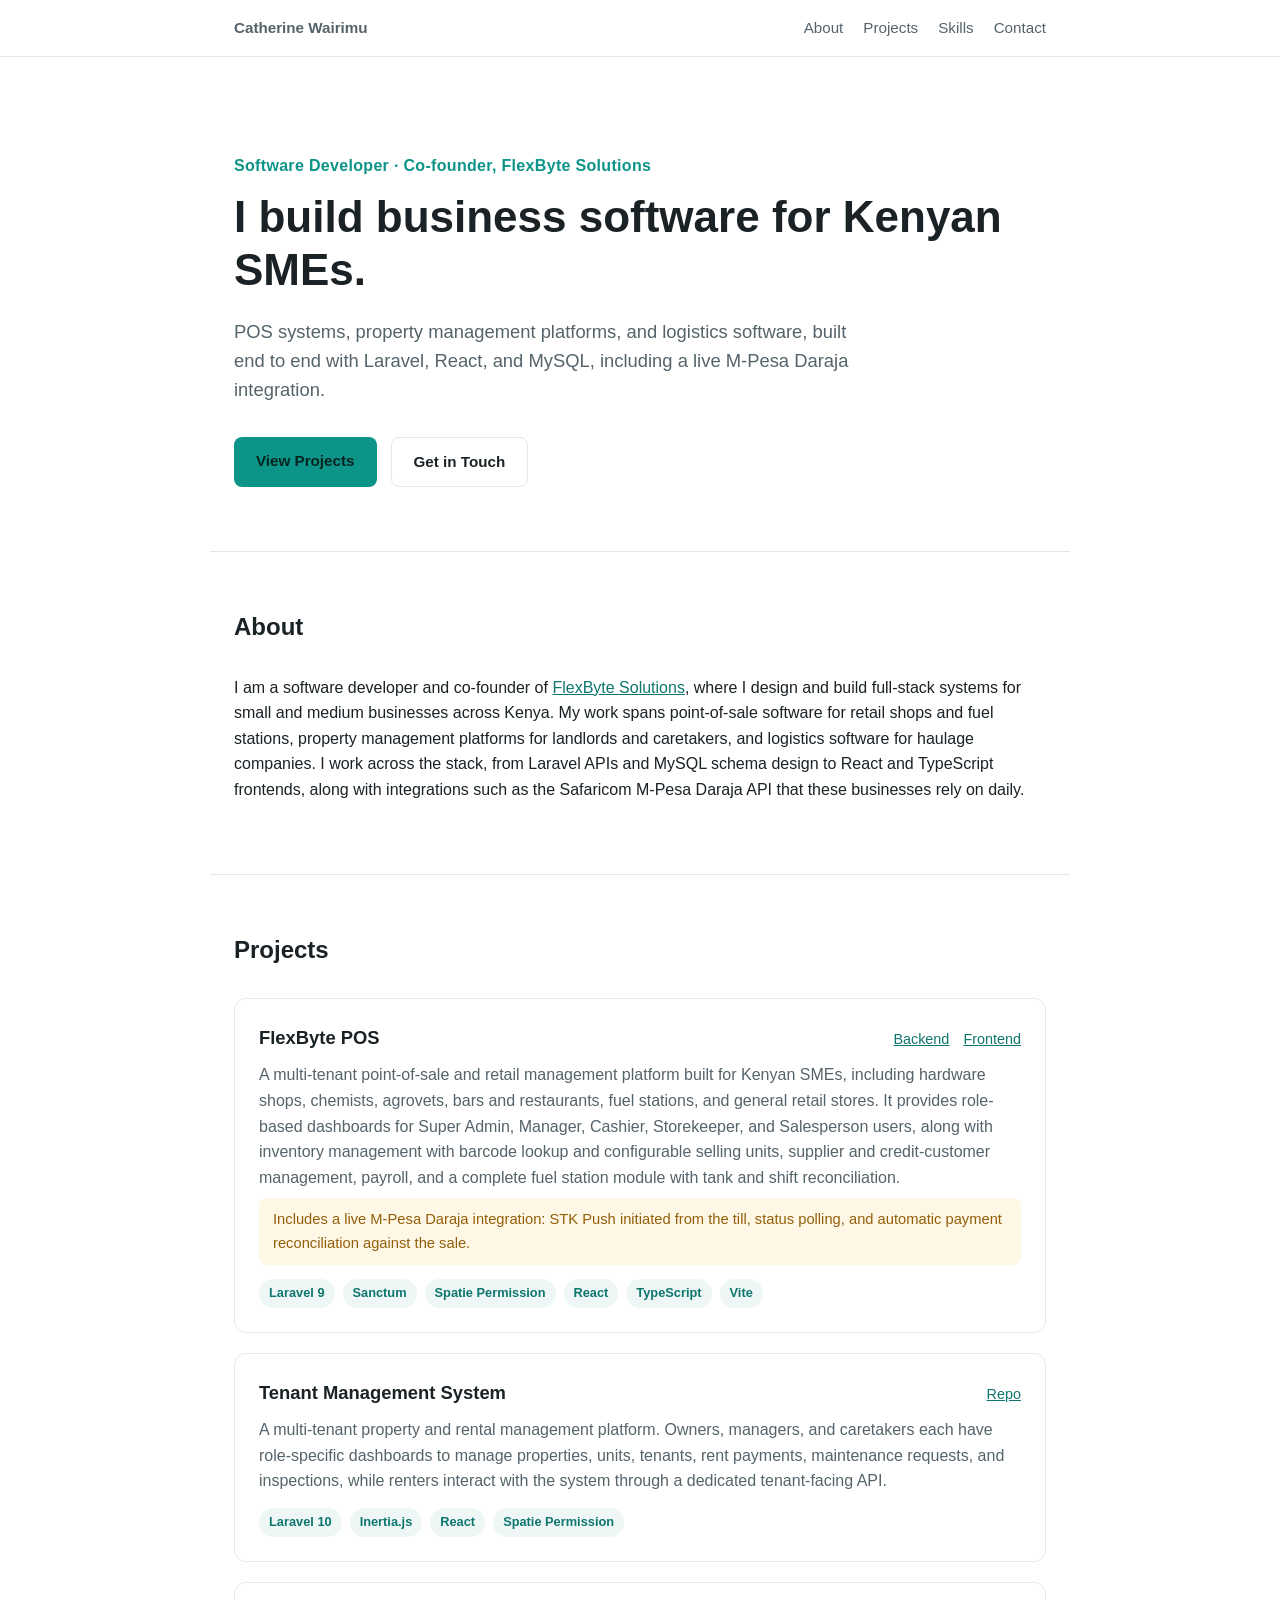
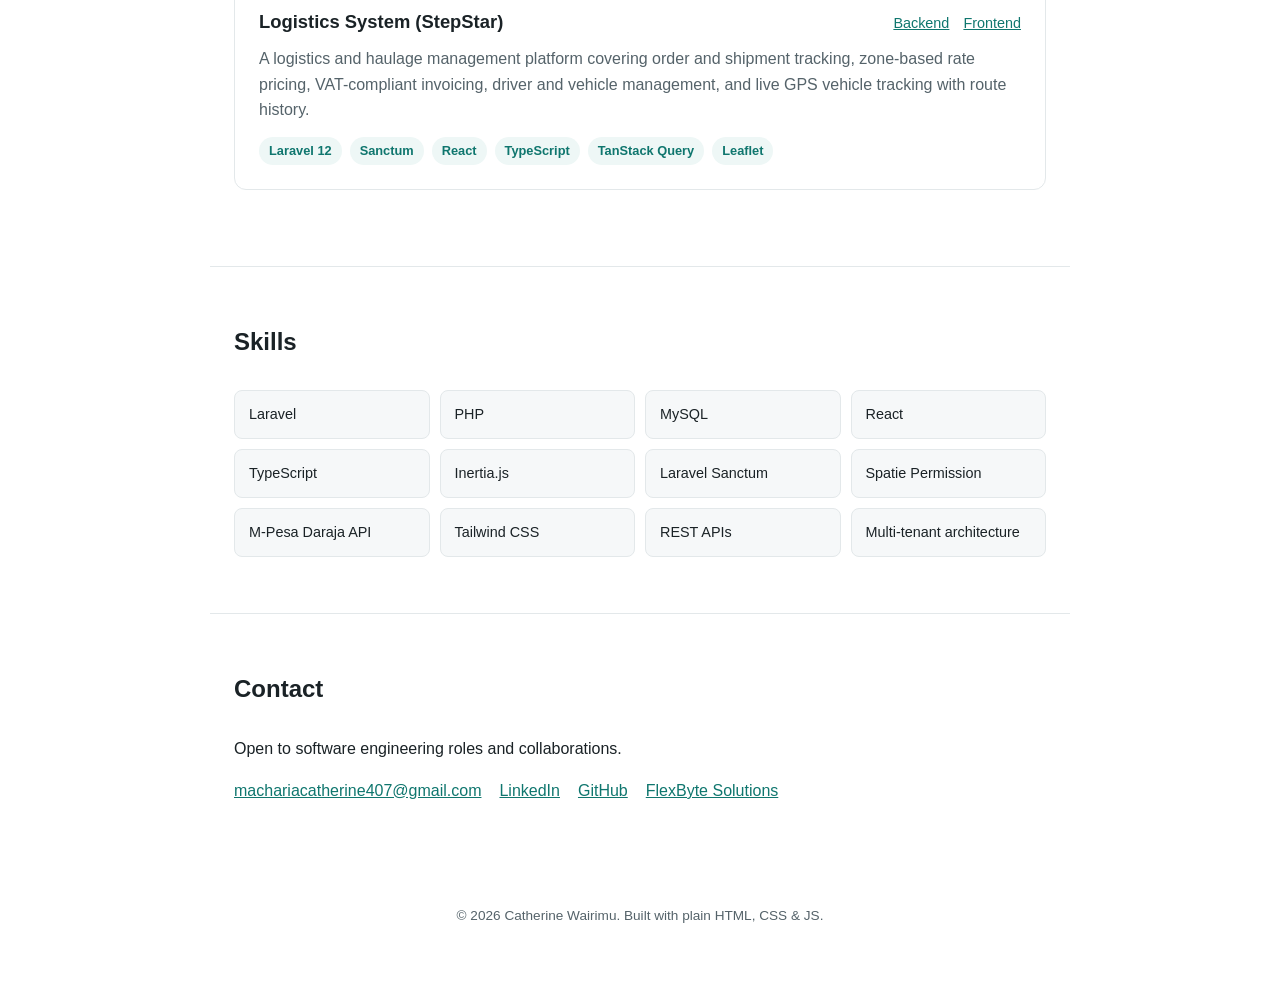
<file: index.html>
<!DOCTYPE html>
<html lang="en">
<head>
<meta charset="UTF-8">
<meta name="viewport" content="width=device-width, initial-scale=1.0">
<title>Catherine Wairimu, Software Developer</title>
<meta name="description" content="Catherine Wairimu, Software Developer and Co-founder of FlexByte Solutions. Laravel, React, PHP, MySQL.">
<link rel="stylesheet" href="style.css">
</head>
<body>

<header class="nav">
  <div class="nav-inner">
    <a href="#top" class="brand">Catherine Wairimu</a>
    <nav>
      <a href="#about">About</a>
      <a href="#projects">Projects</a>
      <a href="#skills">Skills</a>
      <a href="#contact">Contact</a>
    </nav>
  </div>
</header>

<main>

  <section id="top" class="hero">
    <div class="hero-inner">
      <p class="eyebrow">Software Developer &middot; Co-founder, FlexByte Solutions</p>
      <h1>I build business software for Kenyan SMEs.</h1>
      <p class="lede">
        POS systems, property management platforms, and logistics software, built end to end
        with Laravel, React, and MySQL, including a live M-Pesa Daraja integration.
      </p>
      <div class="cta-row">
        <a class="btn btn-primary" href="#projects">View Projects</a>
        <a class="btn btn-ghost" href="mailto:machariacatherine407@gmail.com">Get in Touch</a>
      </div>
    </div>
  </section>

  <section id="about" class="section">
    <h2>About</h2>
    <p>
      I am a software developer and co-founder of
      <a href="https://flexbytesolutions.co.ke/" target="_blank" rel="noopener">FlexByte Solutions</a>,
      where I design and build full-stack systems for small and medium businesses across Kenya.
      My work spans point-of-sale software for retail shops and fuel stations, property
      management platforms for landlords and caretakers, and logistics software for haulage
      companies. I work across the stack, from Laravel APIs and MySQL schema design to React
      and TypeScript frontends, along with integrations such as the Safaricom M-Pesa Daraja API
      that these businesses rely on daily.
    </p>
  </section>

  <section id="projects" class="section">
    <h2>Projects</h2>

    <article class="project">
      <div class="project-head">
        <h3>FlexByte POS</h3>
        <div class="project-links">
          <a href="https://github.com/Cate-macharia/flexbyte-backend" target="_blank" rel="noopener">Backend</a>
          <a href="https://github.com/Cate-macharia/flexbyte-frontend" target="_blank" rel="noopener">Frontend</a>
        </div>
      </div>
      <p>
        A multi-tenant point-of-sale and retail management platform built for Kenyan SMEs,
        including hardware shops, chemists, agrovets, bars and restaurants, fuel stations, and
        general retail stores. It provides role-based dashboards for Super Admin, Manager,
        Cashier, Storekeeper, and Salesperson users, along with inventory management with
        barcode lookup and configurable selling units, supplier and credit-customer management,
        payroll, and a complete fuel station module with tank and shift reconciliation.
      </p>
      <p class="highlight">
        Includes a live M-Pesa Daraja integration: STK Push initiated from the till, status
        polling, and automatic payment reconciliation against the sale.
      </p>
      <ul class="tags">
        <li>Laravel 9</li><li>Sanctum</li><li>Spatie Permission</li><li>React</li><li>TypeScript</li><li>Vite</li>
      </ul>
    </article>

    <article class="project">
      <div class="project-head">
        <h3>Tenant Management System</h3>
        <div class="project-links">
          <a href="https://github.com/Cate-macharia/tenant-management-system" target="_blank" rel="noopener">Repo</a>
        </div>
      </div>
      <p>
        A multi-tenant property and rental management platform. Owners, managers, and caretakers
        each have role-specific dashboards to manage properties, units, tenants, rent payments,
        maintenance requests, and inspections, while renters interact with the system through a
        dedicated tenant-facing API.
      </p>
      <ul class="tags">
        <li>Laravel 10</li><li>Inertia.js</li><li>React</li><li>Spatie Permission</li>
      </ul>
    </article>

    <article class="project">
      <div class="project-head">
        <h3>Logistics System (StepStar)</h3>
        <div class="project-links">
          <a href="https://github.com/Cate-macharia/logistics-api" target="_blank" rel="noopener">Backend</a>
          <a href="https://github.com/Cate-macharia/logistics-frontend" target="_blank" rel="noopener">Frontend</a>
        </div>
      </div>
      <p>
        A logistics and haulage management platform covering order and shipment tracking,
        zone-based rate pricing, VAT-compliant invoicing, driver and vehicle management, and
        live GPS vehicle tracking with route history.
      </p>
      <ul class="tags">
        <li>Laravel 12</li><li>Sanctum</li><li>React</li><li>TypeScript</li><li>TanStack Query</li><li>Leaflet</li>
      </ul>
    </article>

  </section>

  <section id="skills" class="section">
    <h2>Skills</h2>
    <ul class="skill-grid">
      <li>Laravel</li>
      <li>PHP</li>
      <li>MySQL</li>
      <li>React</li>
      <li>TypeScript</li>
      <li>Inertia.js</li>
      <li>Laravel Sanctum</li>
      <li>Spatie Permission</li>
      <li>M-Pesa Daraja API</li>
      <li>Tailwind CSS</li>
      <li>REST APIs</li>
      <li>Multi-tenant architecture</li>
    </ul>
  </section>

  <section id="contact" class="section contact">
    <h2>Contact</h2>
    <p>Open to software engineering roles and collaborations.</p>
    <div class="contact-links">
      <a href="mailto:machariacatherine407@gmail.com">machariacatherine407@gmail.com</a>
      <a href="https://www.linkedin.com/in/catherine-macharia-1633a0254/" target="_blank" rel="noopener">LinkedIn</a>
      <a href="https://github.com/Cate-macharia" target="_blank" rel="noopener">GitHub</a>
      <a href="https://flexbytesolutions.co.ke/" target="_blank" rel="noopener">FlexByte Solutions</a>
    </div>
  </section>

</main>

<footer class="footer">
  <p>&copy; <span id="year"></span> Catherine Wairimu. Built with plain HTML, CSS &amp; JS.</p>
</footer>

<script src="script.js"></script>
</body>
</html>
</file>
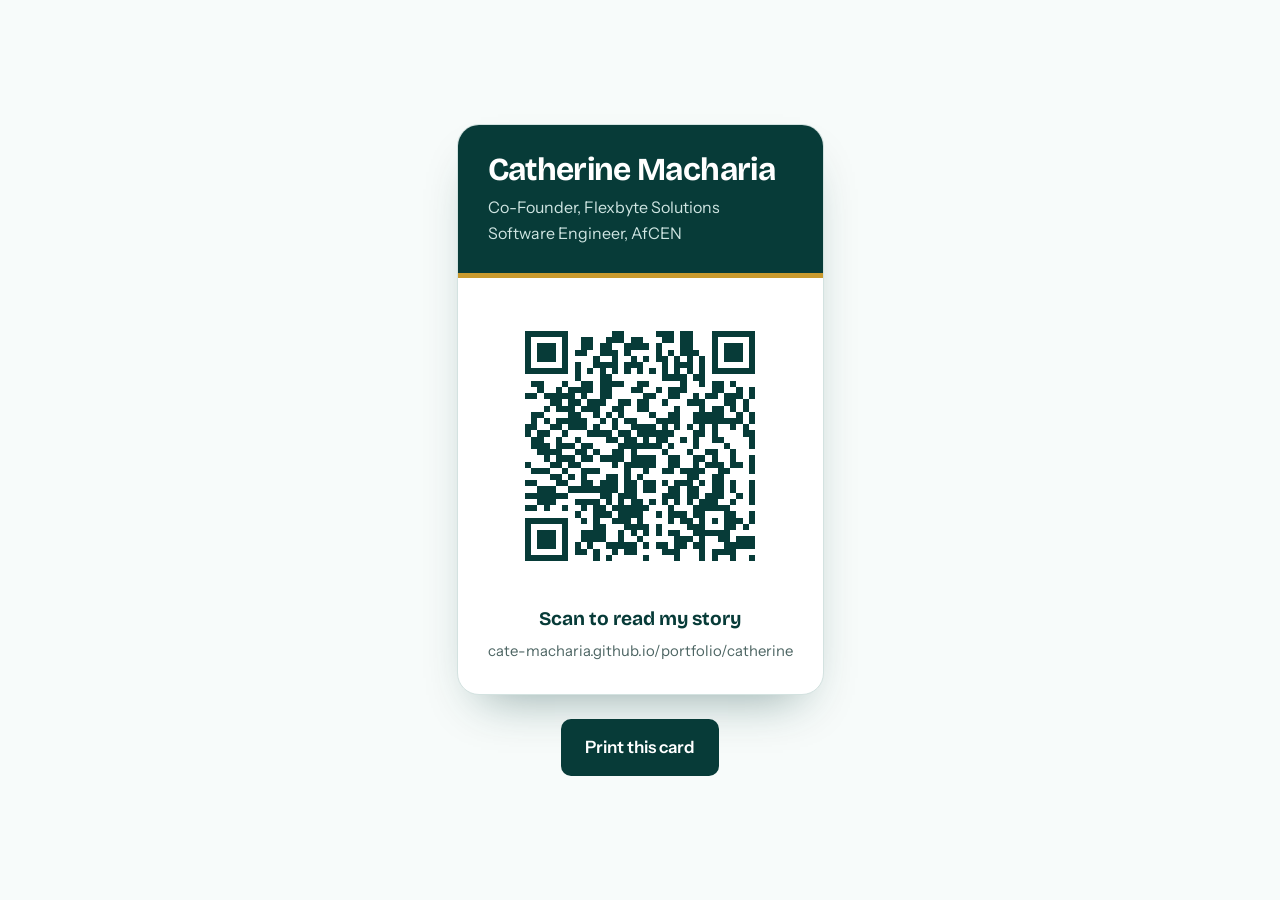
<file: catherine/qr-card.html>
<!DOCTYPE html>
<html lang="en">
<head>
<meta charset="UTF-8">
<meta name="viewport" content="width=device-width, initial-scale=1">
<title>Catherine Macharia | QR card</title>
<meta name="robots" content="noindex">
<link rel="icon" href="assets/img/favicon.svg" type="image/svg+xml">
<link rel="preconnect" href="https://fonts.googleapis.com">
<link rel="preconnect" href="https://fonts.gstatic.com" crossorigin>
<link href="https://fonts.googleapis.com/css2?family=Bricolage+Grotesque:opsz,wght@12..96,600;12..96,700&family=Instrument+Sans:wght@400;500;600&display=swap" rel="stylesheet">
<link rel="stylesheet" href="assets/css/site.css">
</head>
<body>
<main class="card-page">
  <div>
    <article class="qr-card">
      <header>
        <h1>Catherine Macharia</h1>
        <p>Co-Founder, Flexbyte Solutions<br>Software Engineer, AfCEN</p>
      </header>
      <div class="qr-body">
        <img src="assets/qr/catherine-macharia-qr.svg" alt="QR code linking to cate-macharia.github.io/portfolio/catherine" width="280" height="280">
        <p class="scan">Scan to read my story</p>
        <p class="url">cate-macharia.github.io/portfolio/catherine</p>
      </div>
    </article>
    <p class="card-actions"><button class="btn btn-teal" type="button" onclick="window.print()">Print this card</button></p>
  </div>
</main>
</body>
</html>
</file>
<file: style.css>
:root {
  --bg: #ffffff;
  --bg-alt: #f6f8f9;
  --text: #1a2226;
  --text-muted: #55636a;
  --border: #e3e8ea;
  --accent: #0d9488;
  --accent-dark: #0f766e;
  --card-bg: #ffffff;
  --tag-bg: #eef7f6;
  --tag-text: #0f766e;
  --highlight-bg: #fff7e6;
  --highlight-text: #92600a;
}

@media (prefers-color-scheme: dark) {
  :root {
    --bg: #0f1417;
    --bg-alt: #151b1f;
    --text: #e8edee;
    --text-muted: #9aa7ac;
    --border: #232b30;
    --accent: #2dd4bf;
    --accent-dark: #5eead4;
    --card-bg: #151b1f;
    --tag-bg: #10201e;
    --tag-text: #5eead4;
    --highlight-bg: #241d0e;
    --highlight-text: #f2c265;
  }
}

* { box-sizing: border-box; }

html { scroll-behavior: smooth; }

body {
  margin: 0;
  font-family: -apple-system, BlinkMacSystemFont, "Segoe UI", Roboto, Helvetica, Arial, sans-serif;
  background: var(--bg);
  color: var(--text);
  line-height: 1.6;
}

a { color: var(--accent-dark); }

.nav {
  position: sticky;
  top: 0;
  z-index: 10;
  background: var(--bg);
  border-bottom: 1px solid var(--border);
}

.nav-inner {
  max-width: 860px;
  margin: 0 auto;
  padding: 16px 24px;
  display: flex;
  align-items: center;
  justify-content: space-between;
  flex-wrap: wrap;
  gap: 12px;
}

.brand {
  font-weight: 700;
  text-decoration: none;
  color: var(--text);
}

.nav nav { display: flex; gap: 20px; }

.nav a {
  text-decoration: none;
  color: var(--text-muted);
  font-size: 0.95rem;
}

.nav a:hover { color: var(--accent-dark); }

.hero {
  max-width: 860px;
  margin: 0 auto;
  padding: 96px 24px 64px;
}

.eyebrow {
  color: var(--accent);
  font-weight: 600;
  letter-spacing: 0.02em;
  margin: 0 0 12px;
}

.hero h1 {
  font-size: clamp(2rem, 4vw, 2.75rem);
  line-height: 1.2;
  margin: 0 0 20px;
}

.lede {
  font-size: 1.15rem;
  color: var(--text-muted);
  max-width: 620px;
  margin: 0 0 32px;
}

.cta-row { display: flex; gap: 14px; flex-wrap: wrap; }

.btn {
  display: inline-block;
  padding: 12px 22px;
  border-radius: 8px;
  text-decoration: none;
  font-weight: 600;
  font-size: 0.95rem;
}

.btn-primary {
  background: var(--accent);
  color: #06231f;
}

.btn-primary:hover { background: var(--accent-dark); }

.btn-ghost {
  border: 1px solid var(--border);
  color: var(--text);
}

.btn-ghost:hover { border-color: var(--accent); color: var(--accent-dark); }

.section {
  max-width: 860px;
  margin: 0 auto;
  padding: 56px 24px;
  border-top: 1px solid var(--border);
}

.section h2 {
  font-size: 1.5rem;
  margin: 0 0 28px;
}

.project {
  background: var(--card-bg);
  border: 1px solid var(--border);
  border-radius: 12px;
  padding: 24px;
  margin-bottom: 20px;
}

.project-head {
  display: flex;
  justify-content: space-between;
  align-items: baseline;
  flex-wrap: wrap;
  gap: 8px;
  margin-bottom: 10px;
}

.project-head h3 { margin: 0; font-size: 1.15rem; }

.project-links { display: flex; gap: 14px; font-size: 0.9rem; }

.project p { color: var(--text-muted); margin: 8px 0; }

.project p.highlight {
  background: var(--highlight-bg);
  color: var(--highlight-text);
  padding: 10px 14px;
  border-radius: 8px;
  font-size: 0.92rem;
}

.tags {
  list-style: none;
  display: flex;
  flex-wrap: wrap;
  gap: 8px;
  padding: 0;
  margin: 14px 0 0;
}

.tags li {
  background: var(--tag-bg);
  color: var(--tag-text);
  font-size: 0.8rem;
  font-weight: 600;
  padding: 4px 10px;
  border-radius: 999px;
}

.skill-grid {
  list-style: none;
  display: grid;
  grid-template-columns: repeat(auto-fill, minmax(160px, 1fr));
  gap: 10px;
  padding: 0;
  margin: 0;
}

.skill-grid li {
  background: var(--bg-alt);
  border: 1px solid var(--border);
  border-radius: 8px;
  padding: 12px 14px;
  font-size: 0.9rem;
  font-weight: 500;
}

.contact-links {
  display: flex;
  flex-wrap: wrap;
  gap: 18px;
  margin-top: 16px;
}

.footer {
  text-align: center;
  color: var(--text-muted);
  font-size: 0.85rem;
  padding: 32px 24px 48px;
}
</file>
<file: catherine/assets/css/site.css>
/* Flexbyte Solutions — shared styles for the company site and founder profile */

:root {
  --teal-900: #073b38;
  --teal-800: #0a524d;
  --teal-600: #0f766e;
  --teal-400: #3fa79c;
  --teal-100: #d9ecea;
  --teal-50: #eef6f5;
  --gold-600: #8a6410;
  --gold-500: #c99a2e;
  --gold-300: #e6c878;
  --gold-50: #fbf4e1;
  --white: #ffffff;
  --paper: #f7fbfa;
  --ink: #0f2524;
  --muted: #4d6563;
  --line: #d3e2e0;

  --display: "Bricolage Grotesque", "Segoe UI", system-ui, sans-serif;
  --body: "Instrument Sans", "Segoe UI", system-ui, sans-serif;

  --wrap: 1120px;
  --gutter: clamp(20px, 5vw, 48px);
  --radius: 14px;
}

*, *::before, *::after { box-sizing: border-box; }

html { scroll-behavior: smooth; scroll-padding-top: 88px; }

body {
  margin: 0;
  background: var(--white);
  color: var(--ink);
  font-family: var(--body);
  font-size: 1.0625rem;
  line-height: 1.6;
  -webkit-font-smoothing: antialiased;
}

img, svg { max-width: 100%; display: block; }

h1, h2, h3 {
  font-family: var(--display);
  font-weight: 700;
  line-height: 1.08;
  letter-spacing: -0.02em;
  margin: 0;
  text-wrap: balance;
}
h1 { font-size: clamp(2.5rem, 6.2vw, 4.5rem); }
h2 { font-size: clamp(1.9rem, 3.8vw, 2.75rem); }
h3 { font-size: 1.3rem; line-height: 1.2; letter-spacing: -0.01em; }

p { margin: 0; max-width: 64ch; }
a { color: var(--teal-600); text-underline-offset: 3px; }
a:hover { color: var(--teal-900); }

:focus-visible {
  outline: 3px solid var(--gold-500);
  outline-offset: 3px;
  border-radius: 4px;
}

.wrap {
  width: 100%;
  max-width: calc(var(--wrap) + var(--gutter) * 2);
  margin-inline: auto;
  padding-inline: var(--gutter);
}

.skip {
  position: absolute; left: 12px; top: -60px;
  background: var(--teal-900); color: var(--white);
  padding: 10px 16px; border-radius: 8px; z-index: 100;
}
.skip:focus { top: 12px; color: var(--white); }

/* ---------- Header ---------- */

.site-header {
  position: sticky; top: 0; z-index: 50;
  background: rgba(255, 255, 255, 0.94);
  backdrop-filter: blur(8px);
  border-bottom: 1px solid var(--line);
}
.site-header .wrap {
  display: flex; align-items: center; gap: 24px;
  min-height: 68px;
}
.brand {
  display: flex; align-items: center; gap: 10px;
  font-family: var(--display); font-weight: 700; font-size: 1.2rem;
  color: var(--teal-900); text-decoration: none; letter-spacing: -0.01em;
}
.brand svg { width: 30px; height: 30px; flex: none; }
.brand small { font-family: var(--body); font-weight: 500; font-size: 0.8rem; color: var(--muted); letter-spacing: 0; }

.site-nav { margin-left: auto; display: flex; align-items: center; gap: 4px; }
.site-nav a {
  padding: 8px 12px; border-radius: 8px;
  color: var(--ink); text-decoration: none; font-weight: 500; font-size: 0.98rem;
}
.site-nav a:hover { background: var(--teal-50); color: var(--teal-900); }
.site-nav a.nav-cta {
  margin-left: 8px; background: var(--teal-900); color: var(--white); padding: 9px 16px;
}
.site-nav a.nav-cta:hover { background: var(--teal-800); color: var(--white); }

.nav-toggle {
  display: none; margin-left: auto;
  background: none; border: 1px solid var(--line); border-radius: 8px;
  padding: 8px 12px; font: inherit; font-weight: 600; color: var(--teal-900); cursor: pointer;
}

@media (max-width: 860px) {
  .nav-toggle { display: block; }
  .site-nav {
    display: none; position: absolute; left: 0; right: 0; top: 100%;
    flex-direction: column; align-items: stretch; gap: 0;
    background: var(--white); border-bottom: 1px solid var(--line);
    padding: 8px var(--gutter) 16px;
  }
  .site-nav.is-open { display: flex; }
  .site-nav a { padding: 12px 8px; }
  .site-nav a.nav-cta { margin: 8px 0 0; text-align: center; }
}

/* ---------- Buttons ---------- */

.btn {
  display: inline-flex; align-items: center; justify-content: center; gap: 8px;
  padding: 13px 22px; border-radius: 10px;
  font: inherit; font-weight: 600; text-decoration: none;
  border: 2px solid transparent; cursor: pointer;
  transition: background-color 0.15s, border-color 0.15s, color 0.15s;
}
.btn-gold { background: var(--gold-500); color: #2a1e02; }
.btn-gold:hover { background: var(--gold-300); color: #2a1e02; }
.btn-teal { background: var(--teal-900); color: var(--white); }
.btn-teal:hover { background: var(--teal-800); color: var(--white); }
.btn-line { border-color: var(--teal-900); color: var(--teal-900); background: transparent; }
.btn-line:hover { background: var(--teal-900); color: var(--white); }
.btn-line-light { border-color: rgba(255, 255, 255, 0.55); color: var(--white); }
.btn-line-light:hover { background: var(--white); color: var(--teal-900); border-color: var(--white); }
.btn-row { display: flex; flex-wrap: wrap; gap: 12px; }

/* ---------- Bands (page sections) ---------- */

.band { padding-block: clamp(64px, 9vw, 112px); }
.band-paper { background: var(--paper); }
.band-teal { background: var(--teal-900); color: var(--white); }
.band-teal a { color: var(--gold-300); }
.band-teal a:hover { color: var(--white); }

.band-head { margin-bottom: clamp(32px, 5vw, 56px); }
.band-head p { margin-top: 16px; color: var(--muted); font-size: 1.15rem; }
.band-teal .band-head p { color: #bfdcd8; }

.gold-rule {
  width: 56px; height: 4px; border-radius: 2px;
  background: var(--gold-500); margin-bottom: 20px;
}

/* ---------- Hero ---------- */

.hero {
  background: var(--teal-900); color: var(--white);
  padding-block: clamp(48px, 7vw, 96px) clamp(56px, 8vw, 104px);
  overflow: hidden;
}
.hero .wrap {
  display: grid; gap: clamp(36px, 5vw, 64px);
  grid-template-columns: minmax(0, 1.05fr) minmax(0, 0.95fr);
  align-items: center;
}
.hero h1 { color: var(--white); }
.hero .lede { margin-top: 24px; font-size: 1.22rem; color: #cfe5e2; max-width: 46ch; }
.hero .btn-row { margin-top: 32px; }
.hero-proof {
  margin-top: 36px; padding-top: 20px;
  border-top: 1px solid rgba(255, 255, 255, 0.18);
  color: #bfdcd8; font-size: 0.98rem; max-width: 46ch;
}
.hero-proof strong { color: var(--gold-300); font-weight: 600; }

@media (max-width: 900px) {
  .hero .wrap { grid-template-columns: minmax(0, 1fr); }
}

/* Product window in the hero */

.demo {
  background: var(--white); color: var(--ink);
  border-radius: 18px;
  box-shadow: 0 30px 60px -20px rgba(0, 0, 0, 0.5), 0 0 0 1px rgba(255, 255, 255, 0.08);
  overflow: hidden;
}
.demo-tabs { display: flex; background: var(--teal-50); border-bottom: 1px solid var(--line); }
.demo-tabs button {
  flex: 1; padding: 14px 8px;
  background: none; border: 0; border-bottom: 3px solid transparent;
  font: inherit; font-weight: 600; font-size: 0.95rem; color: var(--muted); cursor: pointer;
}
.demo-tabs button:hover { color: var(--teal-900); }
.demo-tabs button[aria-selected="true"] {
  color: var(--teal-900); background: var(--white); border-bottom-color: var(--gold-500);
}
.demo-panel { padding: 22px 24px 24px; min-height: 318px; }
.demo-panel[hidden] { display: none; }
.demo-title {
  display: flex; justify-content: space-between; align-items: baseline; gap: 12px;
  font-family: var(--display); font-weight: 700; font-size: 1.1rem; margin-bottom: 14px;
}
.demo-title span { font-family: var(--body); font-weight: 500; font-size: 0.85rem; color: var(--muted); }

.rows { list-style: none; margin: 0; padding: 0; }
.rows li {
  display: flex; justify-content: space-between; gap: 16px;
  padding: 9px 0; border-bottom: 1px dashed var(--line); font-size: 0.97rem;
}
.rows li span:last-child { font-variant-numeric: tabular-nums; font-weight: 600; white-space: nowrap; }
.rows li.total {
  border-bottom: 0; padding-top: 14px;
  font-family: var(--display); font-size: 1.25rem; font-weight: 700;
}

.pay {
  margin-top: 12px; padding: 12px 14px; border-radius: 10px;
  display: flex; align-items: center; gap: 12px;
  background: var(--gold-50); color: var(--gold-600);
  font-weight: 600; font-size: 0.95rem;
  transition: background-color 0.4s, color 0.4s;
}
.pay-dot {
  width: 10px; height: 10px; border-radius: 50%; background: var(--gold-500); flex: none;
  animation: pulse 1.1s ease-in-out infinite;
}
.pay.is-paid { background: var(--teal-100); color: var(--teal-900); }
.pay.is-paid .pay-dot { background: var(--teal-600); animation: none; }
@keyframes pulse { 50% { opacity: 0.25; } }

.demo-note { padding: 10px 24px 14px; font-size: 0.82rem; color: var(--muted); border-top: 1px solid var(--line); }

.pill {
  display: inline-block; padding: 3px 10px; border-radius: 999px;
  font-size: 0.82rem; font-weight: 600; white-space: nowrap;
}
.pill-live { background: var(--teal-900); color: var(--white); }
.pill-demo { background: var(--teal-100); color: var(--teal-900); }
.pill-soon { background: var(--gold-50); color: var(--gold-600); box-shadow: inset 0 0 0 1px var(--gold-300); }
.pill-order { background: var(--white); color: var(--muted); box-shadow: inset 0 0 0 1px var(--line); }

/* ---------- About ---------- */

.about-grid {
  display: grid; gap: clamp(32px, 6vw, 80px);
  grid-template-columns: minmax(0, 1fr) minmax(0, 1fr);
}
.about-story p + p { margin-top: 18px; }
.about-story p:first-of-type { font-size: 1.25rem; line-height: 1.5; color: var(--teal-900); font-weight: 500; }

.promises { margin: 0; }
.promises div { padding: 20px 0; border-top: 1px solid var(--line); }
.promises div:last-child { border-bottom: 1px solid var(--line); }
.promises dt { font-family: var(--display); font-weight: 700; font-size: 1.15rem; color: var(--teal-900); }
.promises dd { margin: 6px 0 0; color: var(--muted); }

@media (max-width: 820px) { .about-grid { grid-template-columns: minmax(0, 1fr); } }

/* ---------- Systems list ---------- */

.systems { list-style: none; margin: 0; padding: 0; border-top: 2px solid var(--teal-900); }
.systems li {
  display: grid; gap: 8px 32px;
  grid-template-columns: minmax(0, 0.9fr) minmax(0, 1.5fr) auto;
  align-items: start;
  padding: 26px 0; border-bottom: 1px solid var(--line);
}
.systems h3 { color: var(--teal-900); }
.systems .who { margin-top: 6px; font-size: 0.93rem; color: var(--muted); }
.systems p { color: var(--ink); }
.systems .sys-link { display: inline-block; margin-top: 10px; font-weight: 600; }
.systems .status { justify-self: end; padding-top: 3px; }

@media (max-width: 820px) {
  .systems li { grid-template-columns: minmax(0, 1fr); }
  .systems .status { justify-self: start; grid-row: 1; }
}

.packages {
  margin-top: 36px; padding: 22px 26px; border-radius: var(--radius);
  background: var(--white); border-left: 4px solid var(--gold-500);
  box-shadow: 0 1px 0 var(--line), 0 -1px 0 var(--line), 1px 0 0 var(--line);
}
.packages p { max-width: 78ch; }

/* ---------- Work ---------- */

.case {
  display: grid; gap: clamp(28px, 5vw, 64px);
  grid-template-columns: minmax(0, 1.1fr) minmax(0, 0.9fr);
  align-items: center;
}
.case h3 { font-size: clamp(1.5rem, 2.6vw, 2rem); color: var(--white); margin-top: 14px; }
.case p { margin-top: 16px; color: #cfe5e2; }
.case ul { margin: 20px 0 0; padding: 0; list-style: none; display: flex; flex-wrap: wrap; gap: 8px; }
.case ul li { padding: 6px 12px; border-radius: 8px; background: rgba(255, 255, 255, 0.09); font-size: 0.93rem; }
.case .btn { margin-top: 28px; }

.quote {
  margin: 0; padding: clamp(24px, 4vw, 40px);
  background: var(--white); color: var(--ink); border-radius: 18px;
  border-top: 5px solid var(--gold-500);
}
.quote p { font-family: var(--display); font-size: clamp(1.3rem, 2.4vw, 1.7rem); line-height: 1.3; font-weight: 600; letter-spacing: -0.01em; color: var(--teal-900); }
.quote footer { margin-top: 18px; color: var(--muted); font-size: 0.98rem; }

.more-work {
  margin-top: clamp(40px, 6vw, 72px); padding-top: clamp(32px, 5vw, 48px);
  border-top: 1px solid rgba(255, 255, 255, 0.18);
  display: grid; gap: 32px clamp(28px, 5vw, 64px);
  grid-template-columns: repeat(2, minmax(0, 1fr));
}
.more-work h3 { color: var(--white); margin-top: 12px; }
.more-work p { margin-top: 10px; color: #cfe5e2; }
.more-work blockquote { margin: 16px 0 0; padding-left: 16px; border-left: 3px solid var(--gold-500); color: var(--white); font-style: italic; }
.more-work blockquote cite { display: block; margin-top: 6px; font-style: normal; font-size: 0.9rem; color: #bfdcd8; }

@media (max-width: 820px) {
  .case, .more-work { grid-template-columns: minmax(0, 1fr); }
}

/* ---------- Services ---------- */

.services-grid {
  display: grid; gap: clamp(32px, 5vw, 64px);
  grid-template-columns: minmax(0, 1.1fr) minmax(0, 0.9fr);
  align-items: start;
}
.price-table { width: 100%; border-collapse: collapse; margin-top: 20px; }
.price-table caption { text-align: left; color: var(--muted); font-size: 0.93rem; padding-bottom: 10px; }
.price-table th, .price-table td { padding: 16px 0; border-top: 1px solid var(--line); text-align: left; vertical-align: top; }
.price-table tr:last-child th, .price-table tr:last-child td { border-bottom: 1px solid var(--line); }
.price-table th { font-family: var(--display); font-weight: 700; font-size: 1.1rem; color: var(--teal-900); }
.price-table th small { display: block; margin-top: 4px; font-family: var(--body); font-weight: 400; font-size: 0.93rem; color: var(--muted); }
.price-table td { text-align: right; white-space: nowrap; font-weight: 600; font-variant-numeric: tabular-nums; padding-left: 16px; }
.price-table td small { display: block; font-weight: 400; font-size: 0.85rem; color: var(--muted); }

.included { margin: 22px 0 0; padding: 0; list-style: none; display: flex; flex-wrap: wrap; gap: 8px; }
.included li { padding: 6px 12px; border-radius: 8px; background: var(--teal-50); color: var(--teal-900); font-size: 0.93rem; font-weight: 500; }

.side-stack > * + * { margin-top: 20px; }
.panel { padding: 26px 28px; border-radius: var(--radius); background: var(--paper); border: 1px solid var(--line); }
.panel h3 { color: var(--teal-900); }
.panel p { margin-top: 10px; color: var(--muted); }
.panel ul { margin: 14px 0 0; padding-left: 20px; }
.panel li { margin-top: 6px; }
.panel li::marker { color: var(--gold-500); }
.panel-mpesa { background: var(--teal-900); border-color: var(--teal-900); color: var(--white); }
.panel-mpesa h3 { color: var(--white); }
.panel-mpesa p { color: #cfe5e2; }
.panel-mpesa .btn { margin-top: 20px; }

@media (max-width: 820px) { .services-grid { grid-template-columns: minmax(0, 1fr); } }

/* ---------- Team ---------- */

.team { display: grid; gap: 28px; grid-template-columns: repeat(3, minmax(0, 1fr)); list-style: none; margin: 0; padding: 0; }
.team li { padding-top: 22px; border-top: 3px solid var(--teal-900); }
.team li:first-child { border-top-color: var(--gold-500); }
.team h3 { color: var(--teal-900); }
.team .role { margin-top: 6px; font-weight: 600; }
.team .does { margin-top: 8px; color: var(--muted); }
.team .links { margin-top: 14px; display: flex; flex-wrap: wrap; gap: 6px 18px; font-weight: 600; }

@media (max-width: 820px) { .team { grid-template-columns: minmax(0, 1fr); } }

/* ---------- Contact ---------- */

.contact-grid {
  display: grid; gap: clamp(28px, 5vw, 64px);
  grid-template-columns: minmax(0, 1fr) minmax(0, 1fr);
  align-items: start;
}
.contact-grid h2 { color: var(--white); }
.contact-grid .lede { margin-top: 18px; font-size: 1.15rem; color: #cfe5e2; }
.contact-grid .mail { margin-top: 24px; font-family: var(--display); font-size: clamp(1.15rem, 2.4vw, 1.5rem); font-weight: 600; word-break: break-word; }
.wa-list { list-style: none; margin: 0; padding: 0; }
.wa-list li + li { margin-top: 12px; }
.wa-list a {
  display: flex; justify-content: space-between; align-items: center; gap: 16px;
  padding: 18px 22px; border-radius: 12px;
  background: rgba(255, 255, 255, 0.08); color: var(--white); text-decoration: none;
  border: 1px solid rgba(255, 255, 255, 0.16);
}
.wa-list a:hover { background: var(--gold-500); border-color: var(--gold-500); color: #2a1e02; }
.wa-list strong { display: block; font-family: var(--display); font-size: 1.1rem; }
.wa-list span { font-size: 0.92rem; opacity: 0.85; }
.wa-list .num { font-variant-numeric: tabular-nums; font-weight: 600; white-space: nowrap; }

@media (max-width: 820px) { .contact-grid { grid-template-columns: minmax(0, 1fr); } }

/* ---------- Footer ---------- */

.site-footer { background: #052b29; color: #bfdcd8; padding-block: 36px; font-size: 0.95rem; }
.site-footer .wrap { display: flex; flex-wrap: wrap; justify-content: space-between; gap: 16px 32px; align-items: center; }
.site-footer a { color: var(--white); text-decoration: none; }
.site-footer a:hover { color: var(--gold-300); }
.site-footer nav { display: flex; flex-wrap: wrap; gap: 6px 20px; }
.site-footer p { max-width: none; }

/* ---------- Founder profile page ---------- */

.profile-hero { background: var(--teal-900); color: var(--white); padding-block: clamp(40px, 7vw, 88px); }
.profile-hero .wrap {
  display: grid; gap: clamp(24px, 5vw, 56px);
  grid-template-columns: auto minmax(0, 1fr); align-items: center;
}
.portrait {
  width: clamp(120px, 22vw, 200px); aspect-ratio: 1; border-radius: 50%;
  background: var(--teal-800) center / cover no-repeat;
  border: 4px solid var(--gold-500);
  display: grid; place-items: center;
  font-family: var(--display); font-weight: 700; font-size: clamp(2.4rem, 6vw, 4rem); color: var(--gold-300);
}
.portrait.has-photo { color: transparent; }
.profile-hero h1 { font-size: clamp(2.2rem, 5.6vw, 3.8rem); }
.profile-hero .lede { margin-top: 16px; font-size: 1.2rem; color: #cfe5e2; max-width: 44ch; }
.profile-hero .btn-row { margin-top: 26px; }

@media (max-width: 640px) { .profile-hero .wrap { grid-template-columns: minmax(0, 1fr); } }

.story { max-width: 720px; }
.story h2 { margin-bottom: 22px; }
.story p { font-size: 1.14rem; line-height: 1.68; max-width: 66ch; }
.story p + p { margin-top: 20px; }
.story p.opening { font-family: var(--display); font-size: clamp(1.4rem, 3vw, 1.85rem); line-height: 1.28; font-weight: 600; letter-spacing: -0.01em; color: var(--teal-900); }
.story h2:not(:first-child) { margin-top: 56px; }

.facts { margin: 0; display: grid; gap: 0 clamp(24px, 4vw, 56px); grid-template-columns: repeat(2, minmax(0, 1fr)); }
.facts div { padding: 20px 0; border-top: 1px solid var(--line); }
.facts dt { color: var(--muted); font-size: 0.95rem; }
.facts dd { margin: 4px 0 0; font-family: var(--display); font-weight: 700; font-size: 1.2rem; color: var(--teal-900); line-height: 1.25; }
@media (max-width: 640px) { .facts { grid-template-columns: minmax(0, 1fr); } }

.built { list-style: none; margin: 0; padding: 0; border-top: 2px solid var(--teal-900); }
.built li { padding: 24px 0; border-bottom: 1px solid var(--line); display: grid; gap: 8px 32px; grid-template-columns: minmax(0, 0.8fr) minmax(0, 1.6fr); }
.built h3 { color: var(--teal-900); }
.built .where { margin-top: 6px; font-size: 0.93rem; color: var(--muted); }
.built .pill { margin-top: 10px; }
@media (max-width: 720px) { .built li { grid-template-columns: minmax(0, 1fr); } }

.reach { list-style: none; margin: 28px 0 0; padding: 0; display: grid; gap: 12px; grid-template-columns: repeat(2, minmax(0, 1fr)); }
.reach a {
  display: block; padding: 16px 20px; border-radius: 12px; text-decoration: none;
  background: rgba(255, 255, 255, 0.08); border: 1px solid rgba(255, 255, 255, 0.16); color: var(--white);
}
.reach a:hover { background: var(--gold-500); border-color: var(--gold-500); color: #2a1e02; }
.reach span { display: block; font-size: 0.88rem; opacity: 0.8; }
.reach strong { font-family: var(--display); font-size: 1.05rem; word-break: break-word; }
@media (max-width: 640px) { .reach { grid-template-columns: minmax(0, 1fr); } }

/* ---------- Printable QR card ---------- */

.card-page { background: var(--paper); min-height: 100vh; display: grid; place-items: center; padding: 32px 16px; }
.qr-card {
  width: min(100%, 420px); background: var(--white); border-radius: 22px; overflow: hidden;
  box-shadow: 0 24px 48px -24px rgba(7, 59, 56, 0.45); border: 1px solid var(--line);
}
.qr-card header { background: var(--teal-900); color: var(--white); padding: 28px 30px 26px; border-bottom: 5px solid var(--gold-500); }
.qr-card header h1 { font-size: 2rem; }
.qr-card header p { margin-top: 8px; color: #cfe5e2; font-size: 1rem; }
.qr-card .qr-body { padding: 28px 30px 30px; text-align: center; }
.qr-card img { width: 100%; max-width: 280px; margin-inline: auto; }
.qr-card .scan { margin: 18px auto 0; font-family: var(--display); font-weight: 700; font-size: 1.2rem; color: var(--teal-900); }
.qr-card .url { margin: 6px auto 0; color: var(--muted); font-size: 0.93rem; }
.card-actions { margin-top: 24px; text-align: center; }

@media print {
  .card-page { background: none; padding: 0; min-height: 0; }
  .card-actions { display: none; }
  .qr-card { box-shadow: none; }
  .qr-card header { -webkit-print-color-adjust: exact; print-color-adjust: exact; }
}

@media (prefers-reduced-motion: reduce) {
  html { scroll-behavior: auto; }
  *, *::before, *::after { animation: none !important; transition: none !important; }
}
</file>
